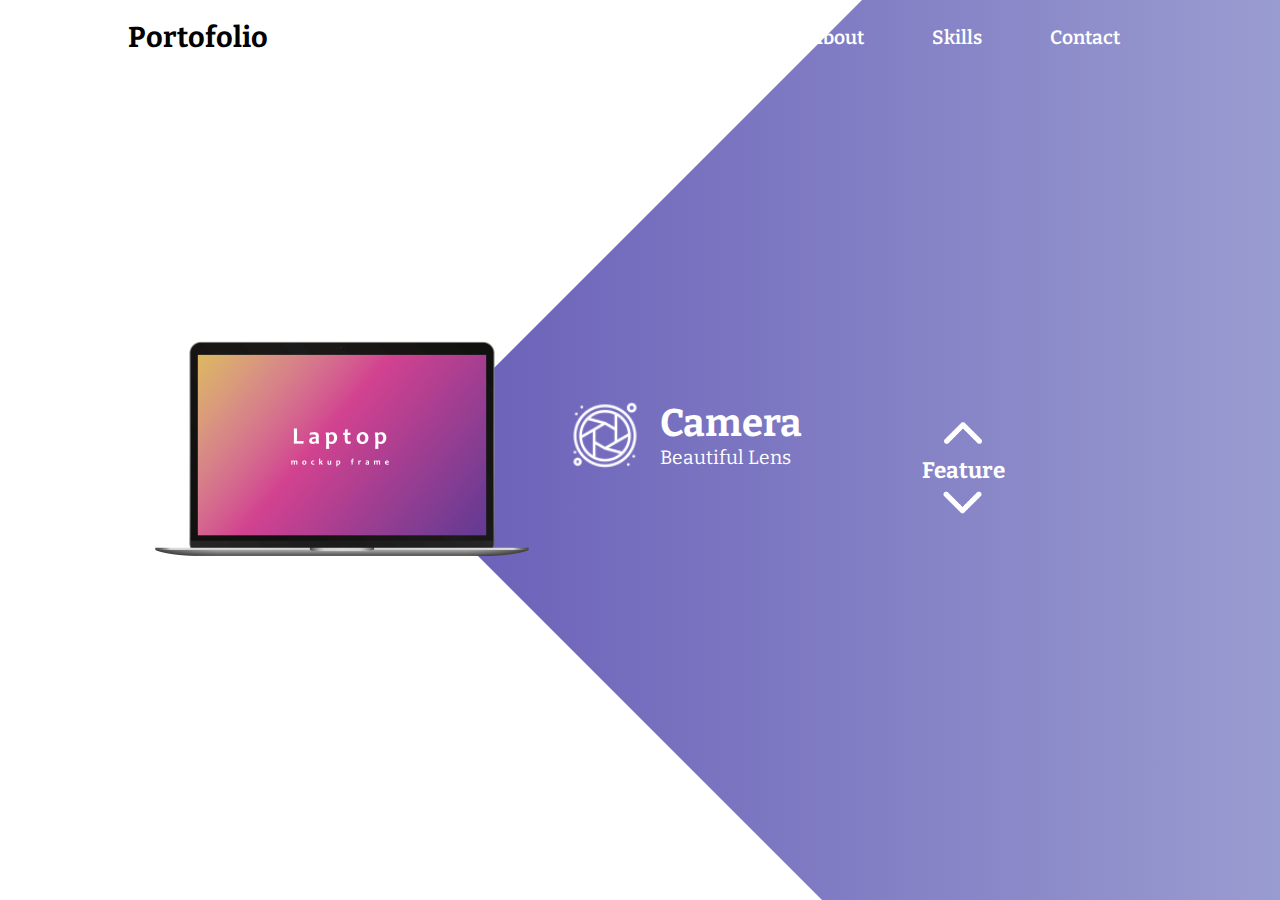
<file: Demo/index.html>
<!DOCTYPE html>
<html lang="en">
    <head>
        <meta charset="UTF-8">
        <meta name="viewport" content="width=device-width, initial-scale=1.0">
        <title>My-Page</title>
        <link rel="stylesheet" href="style.css">
        <link rel="preconnect" href="https://fonts.googleapis.com">
        <link rel="preconnect" href="https://fonts.gstatic.com" crossorigin>
        <link href="https://fonts.googleapis.com/css2?family=Bebas+Neue&family=Bitter:ital,wght@1,200&display=swap" rel="stylesheet">
    </head>
    <body>
        <div class="main">
            <nav>
                <div class="logo-area">
                    <h2>Portofolio</h2>
                </div>

                <div class="nav-links">
                    <ul>
                        <a href=""><li>Home</li></a>
                        <a href=""><li>About</li></a>
                        <a href=""><li>Skills</li></a>
                        <a href=""><li>Contact</li></a>
                    </ul>
                </div>
            </nav>

            <!-- information section-->
            <div class="information">
                <div class="overlay"></div>
                <img src="images/pc.png" class="pc">
                <div id="circle">
                    <div class="feature one">
                        <img src="./images/camera.png" alt="">
                        <div>
                            <h1>Camera</h1>
                            <p>Beautiful Lens</p>
                        </div>
                    </div>
                    <div class="feature two">
                        <img src="./images/processor.png" alt="">
                        <div>
                            <h1>Processor</h1>
                            <p>Processor is the brain</p>
                        </div>
                    </div>
                    <div class="feature three">
                        <img src="./images/battery.png" alt="">
                        <div>
                            <h1>Battery</h1>
                            <p>Beautiful battery</p>
                        </div>
                    </div>
                    <div class="feature four">
                        <img src="./images/display.png" alt="">
                        <div>
                            <h1>Display</h1>
                            <p>Beautiful Display</p>
                        </div>
                    </div>
                </div>

            </div>

            <!-- control section -->
            <div class="control">
                <img src="./images/arrow.png" id="upBtn">
                <h3>Feature</h3>
                <img src="./images/arrow.png" id="downBtn">
            </div>

        </div>

        <script src="./app.js"></script>
    </body>
</html>
</file>
<file: Demo/style.css>
* {
    margin: 0;
    padding: 0;
    box-sizing: border-box;
}

.main {
    font-size: 1.2rem;
    width: 100vw;
    height: 100vh;
    background: linear-gradient(to right, #5240ac, #999cd0);
    overflow: hidden;
    font-family: 'Bitter', serif;
    position: relative;
}

nav {
    display: flex;
    width: 80%;
    margin: 20px auto;
    align-items: center;
    font-weight: 550;
    position: sticky;
    z-index: 1;
}

.nav-links {
    flex: 1;
    text-align: right;
}

.nav-links li {
    list-style: none;
}

.logo-area {
    display: flex;
    align-items: center;
}

.logo {
    width: 20%;
    height: 20%;
    margin-right: 12px;
}

.nav-links ul li {
    display: inline-block;
    padding: 0 2rem;
}

.nav-links ul a {
    font-weight: 600; 
    color: #fff;
    text-decoration: none;
    transition: 0.3s;
}

.nav-links ul a:hover {
    color: #a7e88b;
}

.information {
    width: 1000px;
    height: 1000px;
    position: absolute;
    top: 50%;
    left: -10%;
    transform: translateY(-50%);
}

#circle {
    width: 1000px;
    height: 1000px;
    position: absolute;
    border-radius: 50%;
    top: 0;
    left: 0;
    transform: rotate(0deg);
    transition: 1s;
}

.feature {
    position: absolute;
    color: #fff;
    display: flex;

}

.feature img {
    width: 70px;
}

.feature div {
    margin-left: 20px;
}

.feature div a {
    margin-top: 8px;
}

.one {
    top: 450px;
    right: 70px;

}

.two {
    top: 100px;
    left: 340px;
    transform: rotate(-90deg);
}

.three {
    bottom: 450px;
    left: 50px;
    transform: rotate(-180deg);
}

.four {
    bottom: 150px;
    right: 370px;
    transform: rotate(-270deg);
}

.pc {
    width: 400px;
    position: absolute;
    top: 50%;
    transform: translateY(-50%);
    left: 27%;
    z-index: 1;
}

.control {
    position: absolute;
    top: 50%;
    right: 15%;
    transform: translateY(-50%);
    text-align: center;
}

.control img {
    width: 15%;
}

.control {
    color: #fff;
    margin: 20px 0;
}

#upBtn {
    cursor: pointer;
}

#downBtn {
    cursor: pointer;
    transform: rotate(-180deg);
}

.overlay {
    width: 0;
    height: 0;
    border-top: 520px solid #fff;
    border-right: 520px solid transparent;
    border-bottom: 520px solid #fff;
    border-left: 520px solid #fff;
}
</file>
